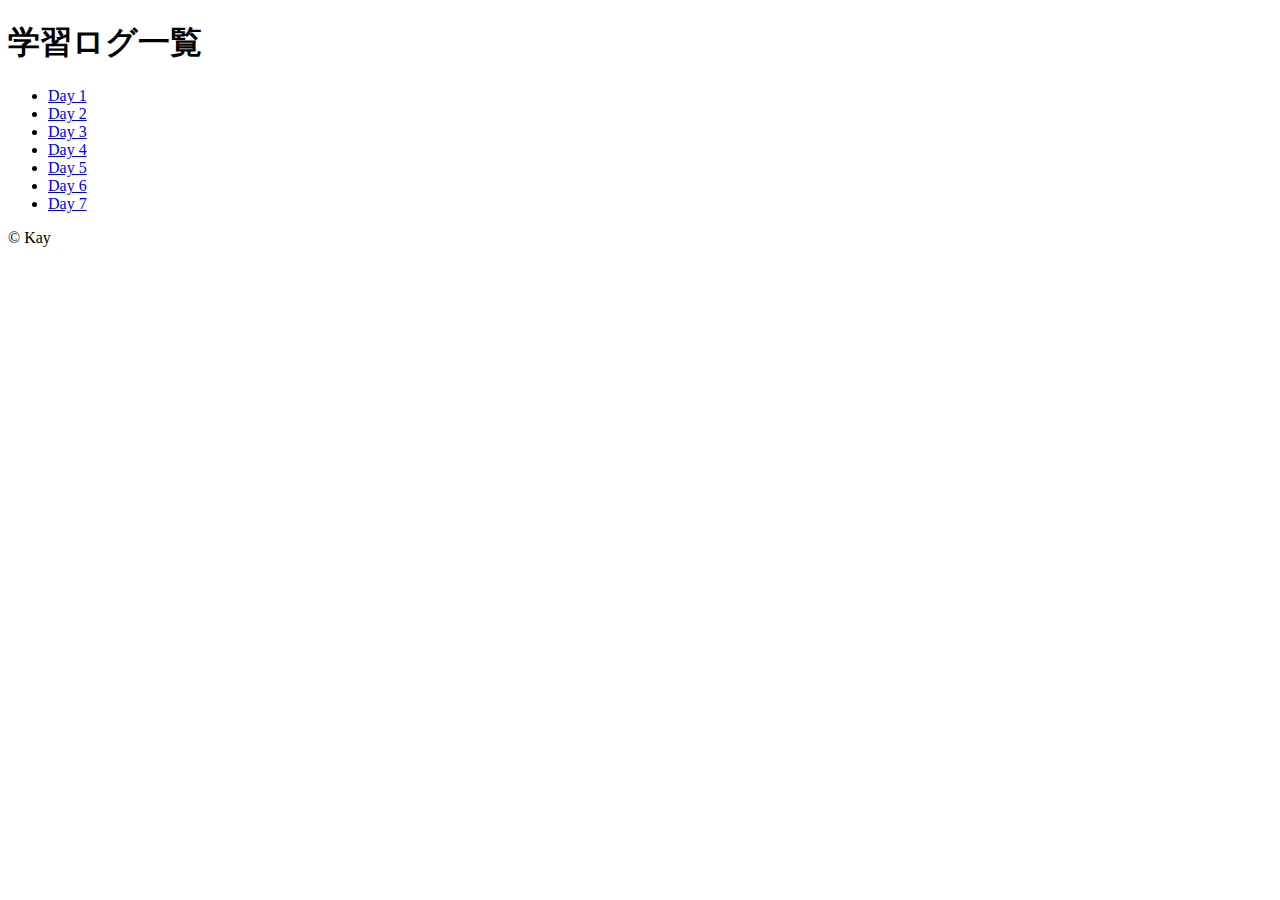
<file: index.html>
<!DOCTYPE html>
<html lang="ja">
<head>
  <meta charset="UTF-8">
  <title>学習ログ一覧</title>
</head>
<body>
  <header>
    <h1>学習ログ一覧</h1>
  </header>

  <main>
    <ul>
      <li><a href="Day1.html">Day 1</a></li>
      <li><a href="Day2.html">Day 2</a></li>
      <li><a href="Day3.html">Day 3</a></li>
      <li><a href="Day4.html">Day 4</a></li>
      <li><a href="Day5.html">Day 5</a></li>
      <li><a href="Day6.html">Day 6</a></li>
      <li><a href="Day7.html">Day 7</a></li>
      
      <!-- 以降はDay4, Day5を追加していく -->
    </ul>
  </main>

  <footer>
    <p>&copy; Kay</p>
  </footer>
</body>
</html>
</file>
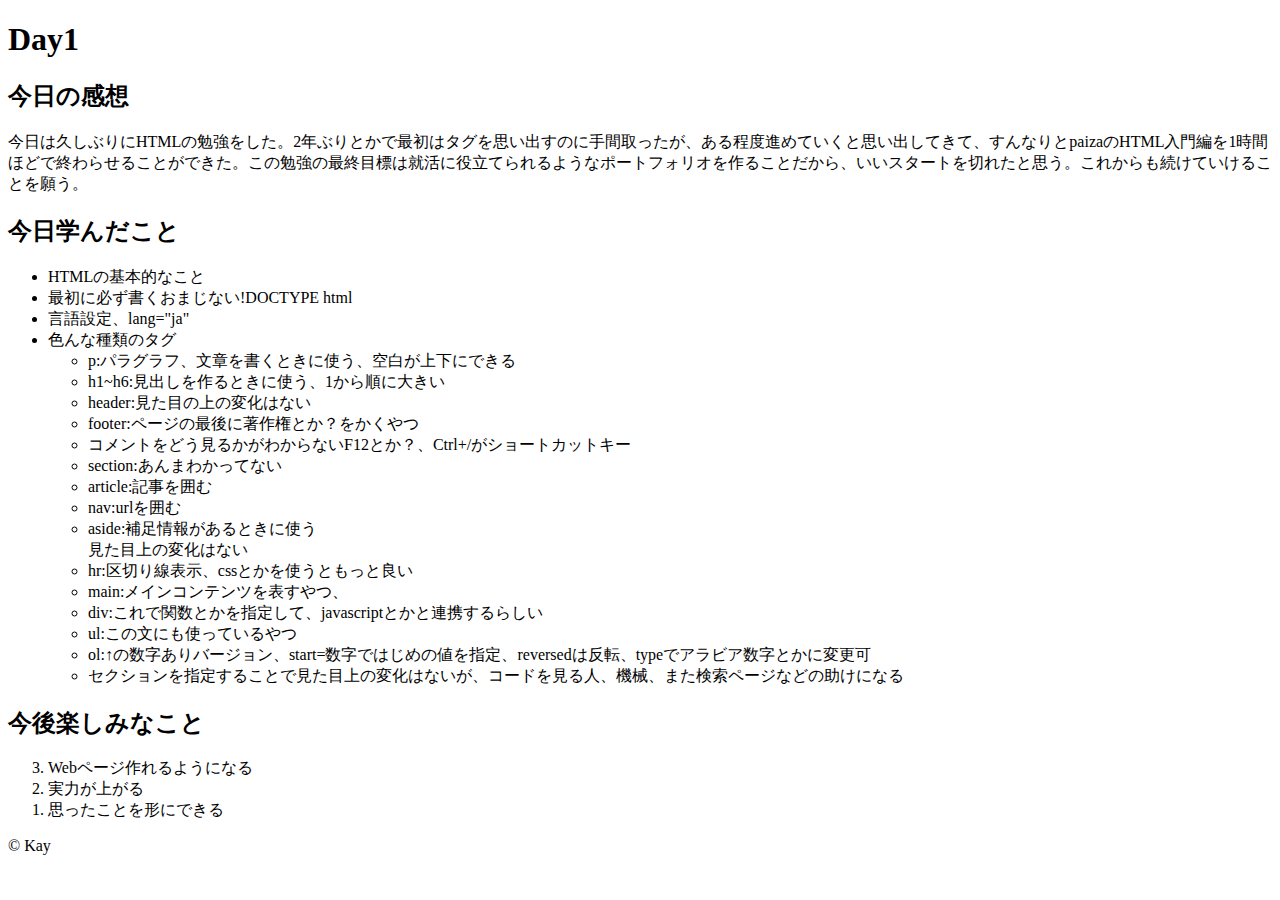
<file: Day1.html>
<!DOCTYPE html>
<html lang="ja">
<head>
    <meta charset="UTF-8">
    <title>Day1</title>
</head>
<body>
    <header>
        <h1>Day1</h1>
    </header>
        <h2>
            今日の感想
        </h2>
        <p>
            今日は久しぶりにHTMLの勉強をした。2年ぶりとかで最初はタグを思い出すのに手間取ったが、ある程度進めていくと思い出してきて、すんなりとpaizaのHTML入門編を1時間ほどで終わらせることができた。この勉強の最終目標は就活に役立てられるようなポートフォリオを作ることだから、いいスタートを切れたと思う。これからも続けていけることを願う。
        </p>
        <h2>
            今日学んだこと
        </h2>
            <ul>
                <li>HTMLの基本的なこと</li>
                <li>最初に必ず書くおまじない!DOCTYPE html</li>
                <li>言語設定、lang="ja"</li>
                <li>色んな種類のタグ
                    <ul>
                        <li>p:パラグラフ、文章を書くときに使う、空白が上下にできる</li>
                        <li>h1~h6:見出しを作るときに使う、1から順に大きい</li>
                        <li>header:見た目の上の変化はない</li>
                        <li>footer:ページの最後に著作権とか？をかくやつ</li>
                        <li><!-- コメントにするやつ --> コメントをどう見るかがわからないF12とか？、Ctrl+/がショートカットキー</li>
                        <li>section:あんまわかってない</li>
                        <!-- ChatGPTによるとページの中の「トピックごとのまとまり」。見出しと一緒に使うと効果的。 -->
                        <li>article:記事を囲む</li>
                        <li>nav:urlを囲む</li>
                        <li>aside:補足情報があるときに使う</li><aside>見た目上の変化はない</aside>
                        <li>hr:区切り線表示、cssとかを使うともっと良い</li>
                        <li>main:メインコンテンツを表すやつ、</li>
                        <li>div:これで関数とかを指定して、javascriptとかと連携するらしい</li>
                        <!-- ChatGPTによると汎用コンテナ。スタイルやJavaScriptで使うために配置する。関数ではない。 -->
                        <li>ul:この文にも使っているやつ</li>
                        <li>ol:↑の数字ありバージョン、start=数字ではじめの値を指定、reversedは反転、typeでアラビア数字とかに変更可</li>
                        <li>セクションを指定することで見た目上の変化はないが、コードを見る人、機械、また検索ページなどの助けになる</li>
                    </ul>
                </li>
            </ul>
        <h2>今後楽しみなこと</h2>
        <ol start="3" reversed>
            <li>Webページ作れるようになる</li>
            <li>実力が上がる</li>
            <li>思ったことを形にできる</li>
        </ol>
    <footer>&copy; Kay</footer>

<!-- ChatGPTによる評価 → 2. aside の位置

今は <li> の途中に <aside> を入れてしまってるけど、リストの中に aside は不自然。

別枠で書く方が自然。

例：

<aside>
  <p>見た目上の変化はないが、補足的な情報として役立つ。</p>
</aside> -->
</body>
</html>
</file>
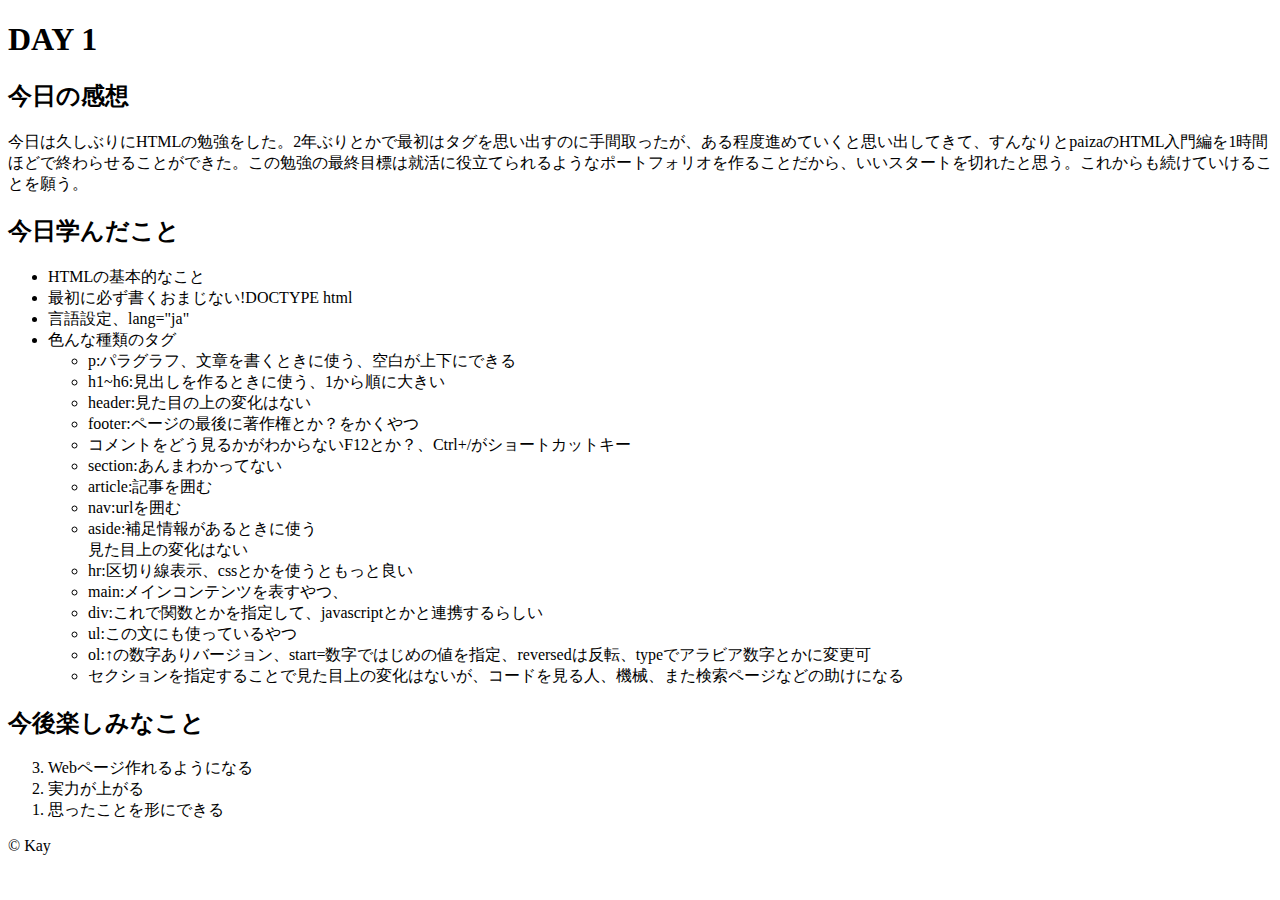
<file: day1.html>
<!DOCTYPE html>
<html lang="ja">
<head>
    <meta charset="UTF-8">
    <title>Day 1</title>
</head>
<body>
    <header>
        <h1>DAY 1</h1>
    </header>
        <h2>
            今日の感想
        </h2>
        <p>
            今日は久しぶりにHTMLの勉強をした。2年ぶりとかで最初はタグを思い出すのに手間取ったが、ある程度進めていくと思い出してきて、すんなりとpaizaのHTML入門編を1時間ほどで終わらせることができた。この勉強の最終目標は就活に役立てられるようなポートフォリオを作ることだから、いいスタートを切れたと思う。これからも続けていけることを願う。
        </p>
        <h2>
            今日学んだこと
        </h2>
            <ul>
                <li>HTMLの基本的なこと</li>
                <li>最初に必ず書くおまじない!DOCTYPE html</li>
                <li>言語設定、lang="ja"</li>
                <li>色んな種類のタグ
                    <ul>
                        <li>p:パラグラフ、文章を書くときに使う、空白が上下にできる</li>
                        <li>h1~h6:見出しを作るときに使う、1から順に大きい</li>
                        <li>header:見た目の上の変化はない</li>
                        <li>footer:ページの最後に著作権とか？をかくやつ</li>
                        <li><!-- コメントにするやつ --> コメントをどう見るかがわからないF12とか？、Ctrl+/がショートカットキー</li>
                        <li>section:あんまわかってない</li>
                        <!-- ChatGPTによるとページの中の「トピックごとのまとまり」。見出しと一緒に使うと効果的。 -->
                        <li>article:記事を囲む</li>
                        <li>nav:urlを囲む</li>
                        <li>aside:補足情報があるときに使う</li><aside>見た目上の変化はない</aside>
                        <li>hr:区切り線表示、cssとかを使うともっと良い</li>
                        <li>main:メインコンテンツを表すやつ、</li>
                        <li>div:これで関数とかを指定して、javascriptとかと連携するらしい</li>
                        <!-- ChatGPTによると汎用コンテナ。スタイルやJavaScriptで使うために配置する。関数ではない。 -->
                        <li>ul:この文にも使っているやつ</li>
                        <li>ol:↑の数字ありバージョン、start=数字ではじめの値を指定、reversedは反転、typeでアラビア数字とかに変更可</li>
                        <li>セクションを指定することで見た目上の変化はないが、コードを見る人、機械、また検索ページなどの助けになる</li>
                    </ul>
                </li>
            </ul>
        <h2>今後楽しみなこと</h2>
        <ol start="3" reversed>
            <li>Webページ作れるようになる</li>
            <li>実力が上がる</li>
            <li>思ったことを形にできる</li>
        </ol>
    <footer>&copy; Kay</footer>

<!-- ChatGPTによる評価 → 2. aside の位置

今は <li> の途中に <aside> を入れてしまってるけど、リストの中に aside は不自然。

別枠で書く方が自然。

例：

<aside>
  <p>見た目上の変化はないが、補足的な情報として役立つ。</p>
</aside> -->
</body>
</html>
</file>
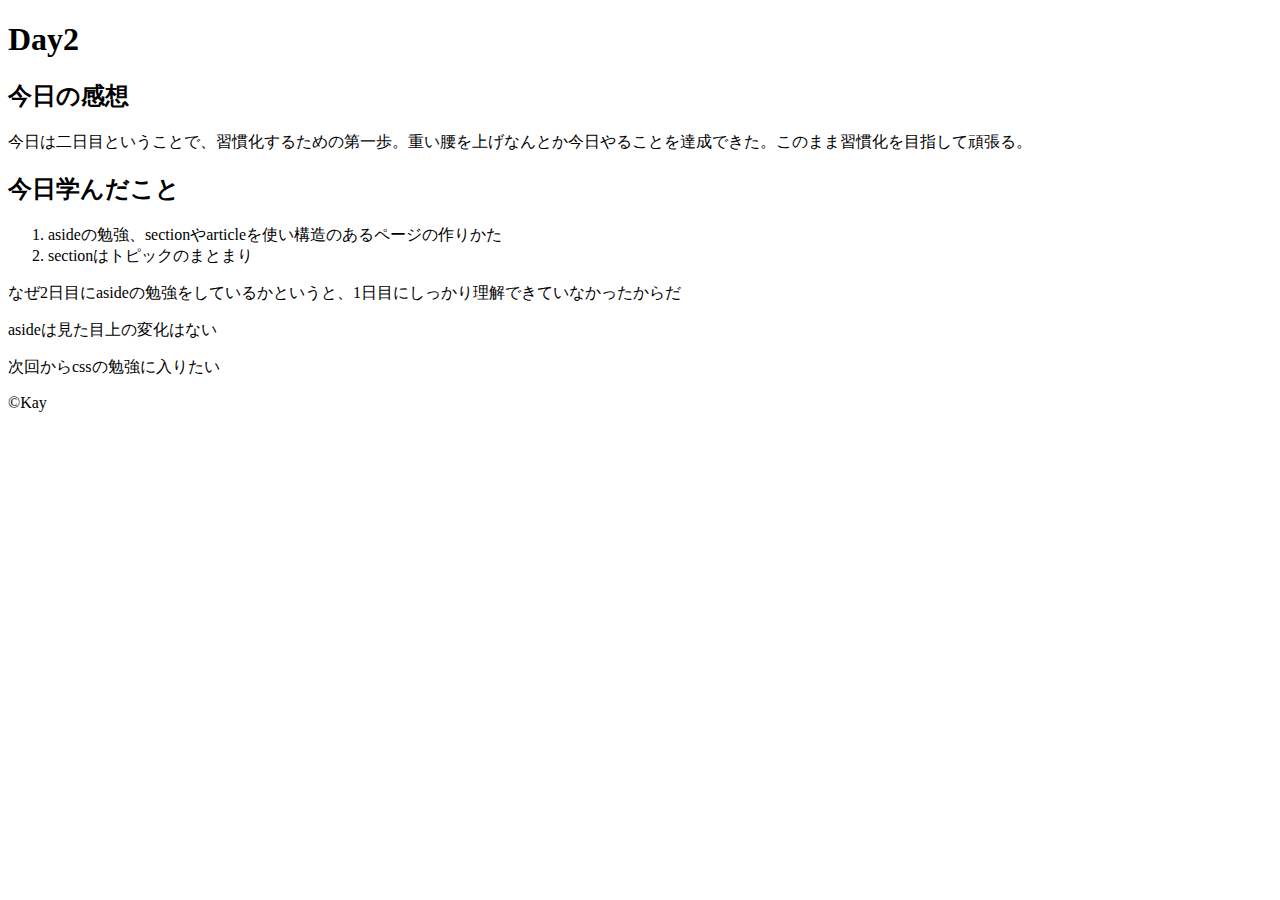
<file: Day2.html>
<!DOCTYPE html>
<html lang="ja">
    <head>
        <meta charset="UTF-8">
        <title>Day2</title>
    </head>
    <body>
        <header>
            <h1>Day2</h1>
        </header>
        <main>
            <article>
                <h2>今日の感想</h2>
                <p>今日は二日目ということで、習慣化するための第一歩。重い腰を上げなんとか今日やることを達成できた。このまま習慣化を目指して頑張る。</p>
            </article>
            <section>
                <h2>今日学んだこと</h2>
                <ol>
                    <li>asideの勉強、sectionやarticleを使い構造のあるページの作りかた</li>
                    <li>sectionはトピックのまとまり</li>
                </ol>
            </section>
            <aside>
                <p>なぜ2日目にasideの勉強をしているかというと、1日目にしっかり理解できていなかったからだ</p>
                <p>asideは見た目上の変化はない</p>
                <p>次回からcssの勉強に入りたい</p>
            </aside>

        </main>
    <footer>
        <p>&copy;Kay</p>
    </footer>
    </body>
</html>
</file>
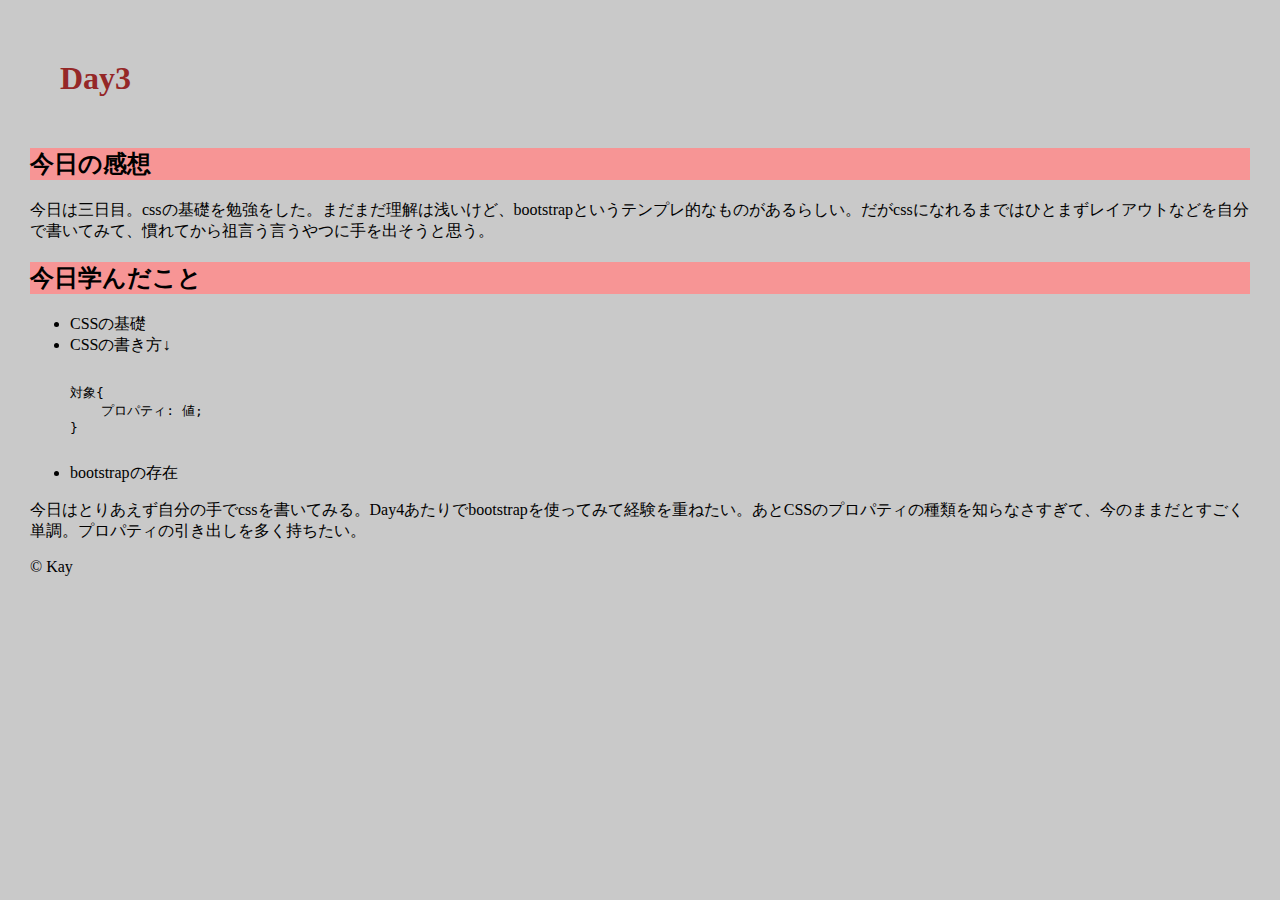
<file: Day3.html>
<!DOCTYPE html>
<html lang="ja">
    <head>
        <meta charset="UTF-8">
        <title>Day3</title>
        <style>
            body {
            margin:30px;
            background-color: rgb(201, 201, 201);
        }
        h1{
            padding: 30px;
            color: rgb(149, 39, 39);
        }
        
        h2 {
            background-color: rgb(247, 149, 149);
        }
        </style>
        
    </head>
    <body>
        <header>
            <h1>Day3</h1>
        </header>
        <main>
            <article>
                <h2>今日の感想</h2>
                <p>今日は三日目。cssの基礎を勉強をした。まだまだ理解は浅いけど、bootstrapというテンプレ的なものがあるらしい。だがcssになれるまではひとまずレイアウトなどを自分で書いてみて、慣れてから祖言う言うやつに手を出そうと思う。</p>
            </article>
            <section>
                <h2>今日学んだこと</h2>
                <ul>
                    <li>CSSの基礎</li>
                    <li>CSSの書き方↓
                        <pre><code>
対象{
    プロパティ: 値;
}
                    </code></pre></li>
                    <li>bootstrapの存在</li>
                </ul>
                <aside>
                    <p>今日はとりあえず自分の手でcssを書いてみる。Day4あたりでbootstrapを使ってみて経験を重ねたい。あとCSSのプロパティの種類を知らなさすぎて、今のままだとすごく単調。プロパティの引き出しを多く持ちたい。</p>
                </aside>
            </section>
        </main>
    <footer>
        <p>&copy; Kay</p>
    </footer>

    </body>
<!-- <style> のインデントとスコープを整理しよう

いまの書き方でも動くけど、CSSブロックの {} が少しズレてるように見える。
読みやすさのためにインデントを整えると◎ -->

<!-- <li> の中でコード例を書くときは <code> タグを使うと見やすい
「形を維持したまま（改行・インデント込み）表示したい」 なら、
<pre> タグと <code> タグを組み合わせて使う -->

<!-- <aside> はセクションの外に置く方が自然 -->
</html>
</file>
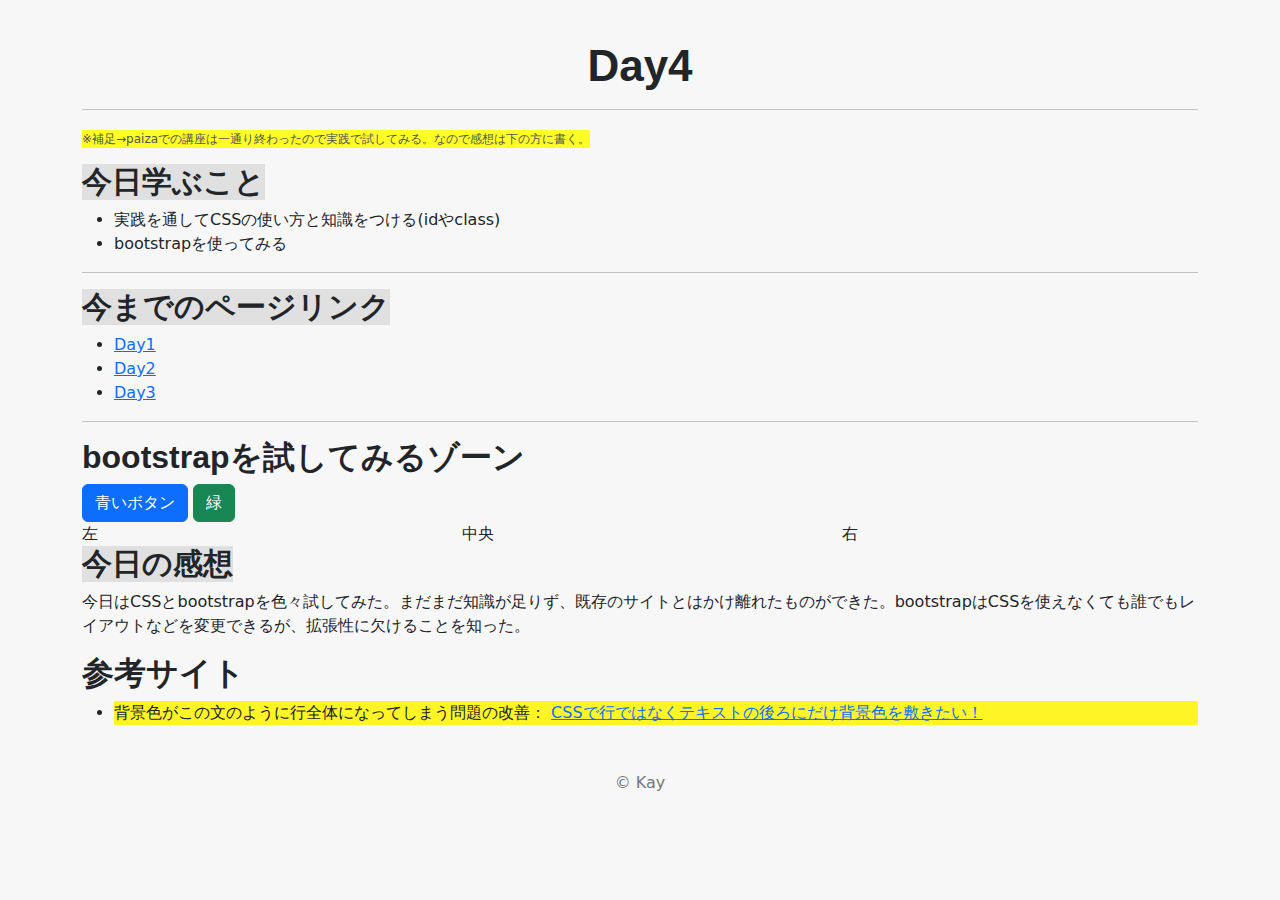
<file: Day4.html>
<!DOCTYPE html>
<html lang="ja">
    <head>
        <meta charset="UTF-8">
        <title>Day4</title>
        <link href="https://cdn.jsdelivr.net/npm/bootstrap@5.3.3/dist/css/bootstrap.min.css" rel="stylesheet">
        <link href="style.css" rel="stylesheet">
        <style>
            body{
                margin: 40px;
            }
            #supplement{
                display: inline-block;
                font-size: 12px;
                color: rgb(82, 82, 82);
                background-color: rgb(255, 255, 38);
            }
            #title{
                font-size: 44px;
                text-align: center;
            }
            .subtitle{
                font-size: 30px;
                background-color: #e0e0e0;
                display: inline-block;
            }
            #issue{
                background-color:rgb(255, 244, 37);
            }
            #links{
                font-size: 20px;
            }
        </style>
    </head>
    <body>
        <div class="container">
        <header>
            <h1 id="title">Day4</h1>
        </header>
        <main>
            <hr>
            <aside>
                <p id="supplement">※補足→paizaでの講座は一通り終わったので実践で試してみる。なので感想は下の方に書く。</p>
            </aside>
            <section>
                <h2 class="subtitle">今日学ぶこと</h2>
                <ul>
                    <li>実践を通してCSSの使い方と知識をつける(idやclass)</li>
                    <li>bootstrapを使ってみる</li>
                </ul>
            </section>
            <hr>
            <nav>
                <h2 class="subtitle">今までのページリンク</h2>
                <ul>
                    <li><a href="Day1.html">Day1</a></li>
                    <li><a href="Day2.html">Day2</a></li>
                    <li><a href="Day3.html">Day3</a></li>
                </ul>
            </nav>
            <hr>
            <section>
                <h2>bootstrapを試してみるゾーン</h2>
                <button class="btn btn-primary">青いボタン</button>
                <button class="btn btn-success">緑</button>
                <div class="row">
                    <div class="col-md-4">左</div>
                    <div class="col-md-4">中央</div>
                    <div class="col-md-4">右</div>
                </div>
            </section>
            <article>
                <h2 class="subtitle">今日の感想</h2>
                <p>今日はCSSとbootstrapを色々試してみた。まだまだ知識が足りず、既存のサイトとはかけ離れたものができた。bootstrapはCSSを使えなくても誰でもレイアウトなどを変更できるが、拡張性に欠けることを知った。</p>
            </article>
            <section>
                <h2>参考サイト</h2>
                <ul>
                    <li id="issue">
                    背景色がこの文のように行全体になってしまう問題の改善：
                        <a href="https://ponsyon.com/archives/4623" target="_blank">
                        CSSで行ではなくテキストの後ろにだけ背景色を敷きたい！
                        </a>
                    </li>
                </ul>
            </section>
        </main>
        <footer>
            &copy; Kay
        </footer>
        </div>
<!-- Bootstrapのグリッドに少し余白をつける
🟢 text-center：中央寄せ
🟢 bg-light：背景を薄いグレーに
🟢 border：枠線
これだけでBootstrapっぽさが出る！

「参考サイト」にもBootstrapを少し使う
リスト部分をもう少し見やすくするために、Bootstrapのlist-groupを使ってみるのもおすすめ -->
    </body>
</html>
</file>
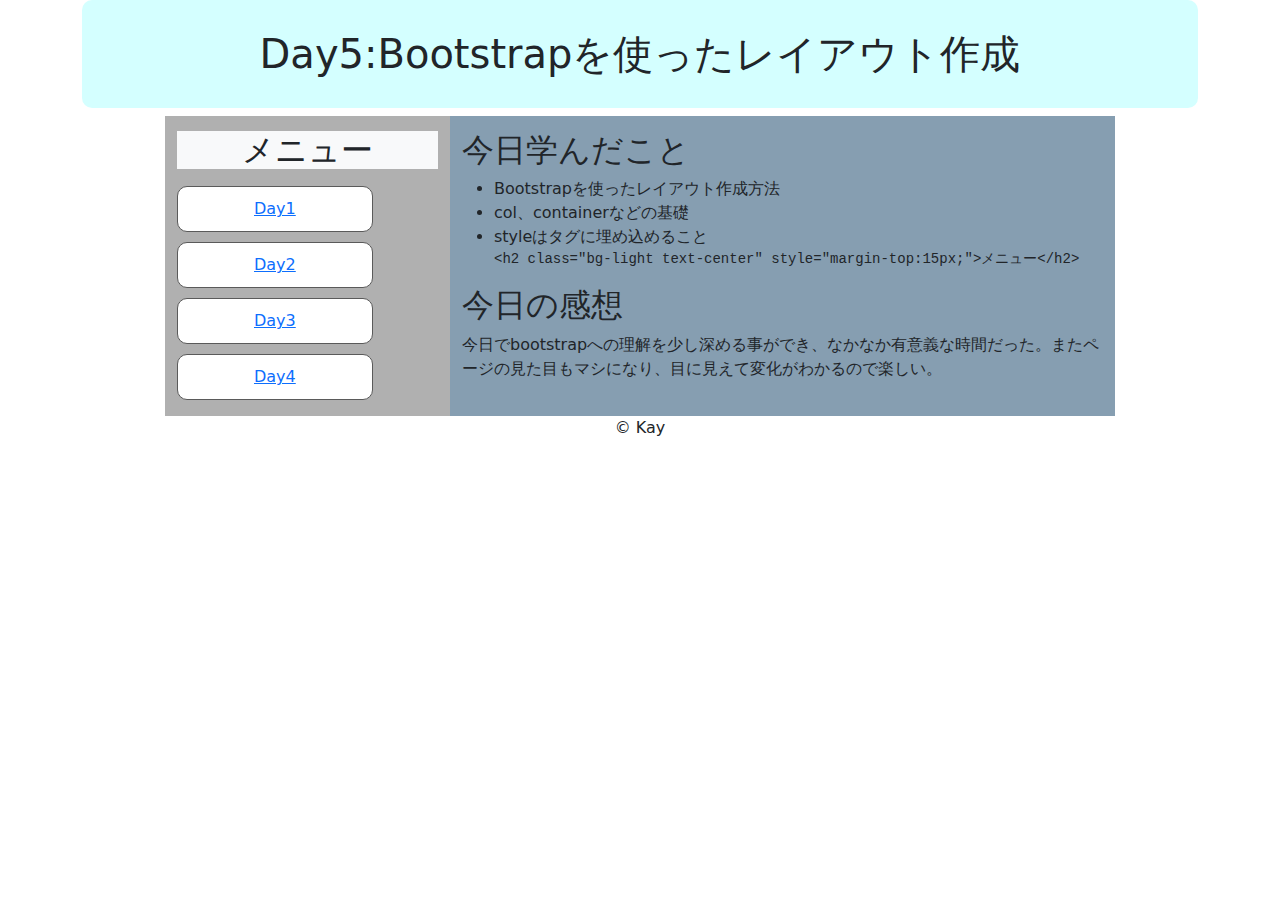
<file: Day5.html>
<!DOCTYPE html>
<html lang="ja">
    <head>
        <meta charset="UTF-8">
        <title>Day5</title>
        <link href="https://cdn.jsdelivr.net/npm/bootstrap@5.3.3/dist/css/bootstrap.min.css" rel="stylesheet">
        <style>
            .title{
                padding: 30px;
                text-size-adjust: 56px;
                text-align: center;
                background-color:rgb(212, 255, 255);
                border-radius: 10px;
            }
            .link{
                padding: 10px;
                margin-bottom: 10px;
                border: 1px solid #5a5a5a;
                border-radius: 10px;
                background-color: white;

                
            }
        </style>
    </head>
    <body>
        <main>
            <div class="container">
                <div class="row">
                    
                    <header>
                        <h1 class="title">Day5:Bootstrapを使ったレイアウト作成</h1>
                    </header>
                    <div class="offset-1 col-3" style="background-color:rgb(176, 176, 176); height: 300px">
                        <nav>
                            <h2 class="bg-light text-center"style="margin-top:15px;">メニュー</h2>
                            <p class="col-9 link text-center" style="margin-top:17px;"><a href="Day1.html">Day1</a></p>
                            <p class="col-9 link text-center" ><a href="Day2.html">Day2</a></p>
                            <p class="col-9 link text-center"><a href="Day3.html">Day3</a></p>
                            <p class="col-9 link text-center"><a href="Day4.html">Day4</a></p>
                        </nav>
                    </div>
                    <div class="col-7"style="background-color: rgb(134,158,177); height: 300px">
                        <section>
                            <h2 style="margin-top: 15px; display: inline-block;">今日学んだこと</h2>
                            <ul>
                                <li>Bootstrapを使ったレイアウト作成方法</li>
                                <li>col、containerなどの基礎</li>
                                <li>styleはタグに埋め込めること<pre><code>&lt;h2 class="bg-light text-center" style="margin-top:15px;"&gt;メニュー&lt;/h2&gt;</code></pre></li>
                            </ul>
                            
                        </section>
                        <article>
                            <h2>今日の感想</h2>
                            <p>今日でbootstrapへの理解を少し深める事ができ、なかなか有意義な時間だった。またページの見た目もマシになり、目に見えて変化がわかるので楽しい。</p>
                        </article>
                        
                    </div>
                </div>
                <footer style="text-align: center">
                    &copy; Kay
                </footer>
            </div>
            
        </main>
    </body>
</html>
</file>
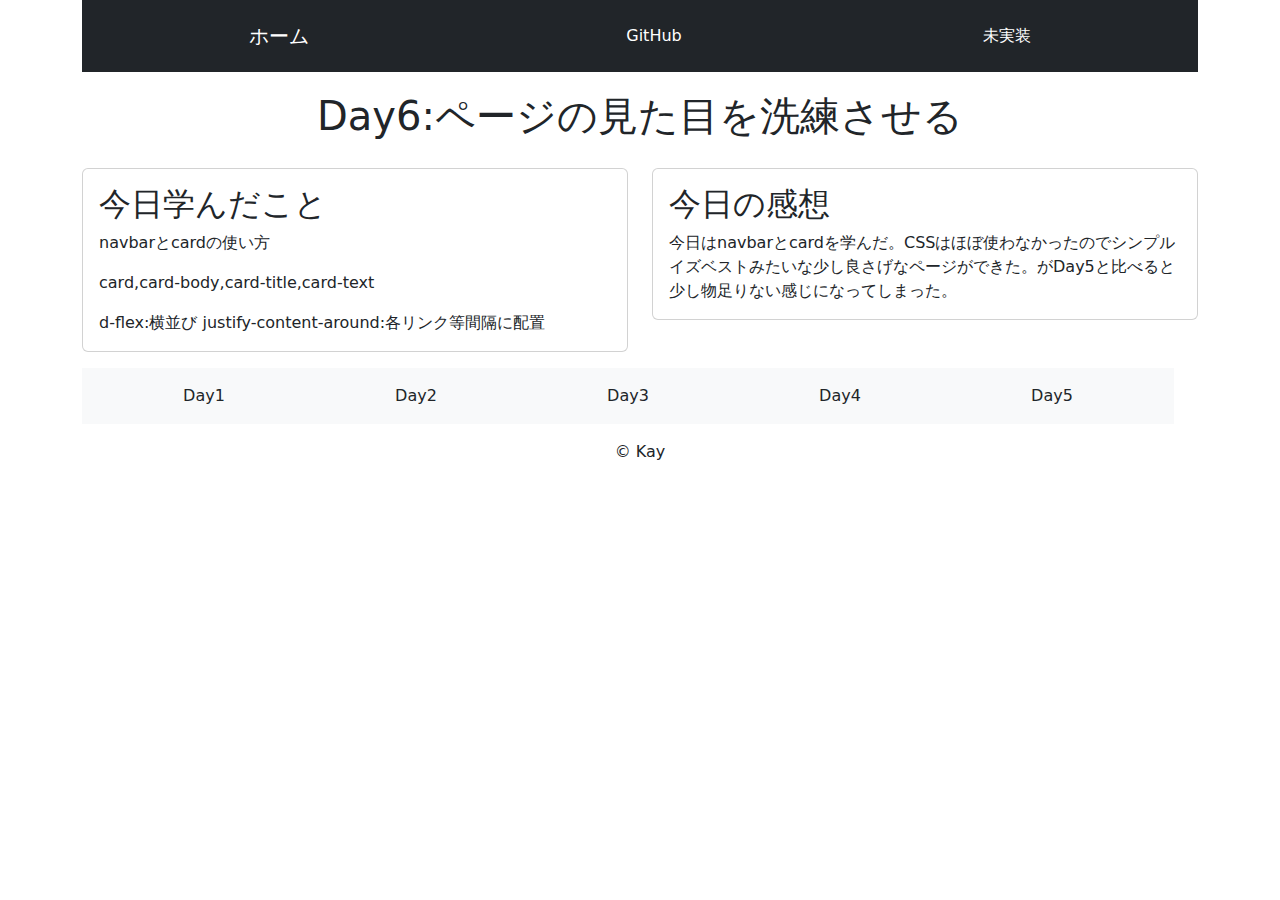
<file: Day6.html>
<!DOCTYPE html>
<html lang="ja">
    <head>
        <meta charset="UTF-8">
        <title>Day6</title>
        <link href="https://cdn.jsdelivr.net/npm/bootstrap@5.3.3/dist/css/bootstrap.min.css" rel="stylesheet">
        <style>

        </style>
    </head>
    <body>
        <main>
            <div class="container">
                <nav class="navbar bg-dark p-3 d-flex justify-content-around">
                    <a class="navbar-brand text-white" href="index.html" target="_blank">ホーム</a>
                    <a class="nav-link text-white" href="https://github.com/Mabuta2nd/Web-page-production-record" target="_blank">GitHub</a>
                    <a class="nav-link text-white" href="#" target="_blank">未実装</a>
                </nav>
                <header>
                    <h1 style="text-align:center; padding: 20px;">Day6:ページの見た目を洗練させる</h1>
                </header>
                <div class="row mt-6">
                    <div class="col-md-6">
                        <section>
                            <div class="card">
                                <div class="card-body">
                                    <h2 class="card-title">今日学んだこと</h2>
                                    <p class="card-text">navbarとcardの使い方</p>
                                    <p class="card-text">card,card-body,card-title,card-text</p>
                                    <p class="card-text">d-flex:横並び justify-content-around:各リンク等間隔に配置</p>
                                </div>
                            </div>
                        </section>
                    </div>
                    <div class="col-md-6">
                        <article>
                            <div class="card" >
                                <div class="card-body">
                                    <h2 class="card-title">今日の感想</h2>
                                    <p class="card-text">今日はnavbarとcardを学んだ。CSSはほぼ使わなかったのでシンプルイズベストみたいな少し良さげなページができた。がDay5と比べると少し物足りない感じになってしまった。</p>
                                </div>
                            </div>
                        </article>
                    </div>
                    <div class="row">
                        <nav>
                            <div class="navbar bg-light p-3 d-flex justify-content-around mt-3 mb-3">
                                <a class="nav-link" href="Day1.html">Day1</a>
                                <a class="nav-link" href="Day2.html">Day2</a>
                                <a class="nav-link" href="Day3.html">Day3</a>
                                <a class="nav-link" href="Day4.html">Day4</a>
                                <a class="nav-link" href="Day5.html">Day5</a>
                            </div>
                        </nav>
                        
                    </div>
                </div>
                <footer style="text-align:center">
                    &copy; Kay
                </footer>
            </div>
        </main>
    </body>
</html>
</file>
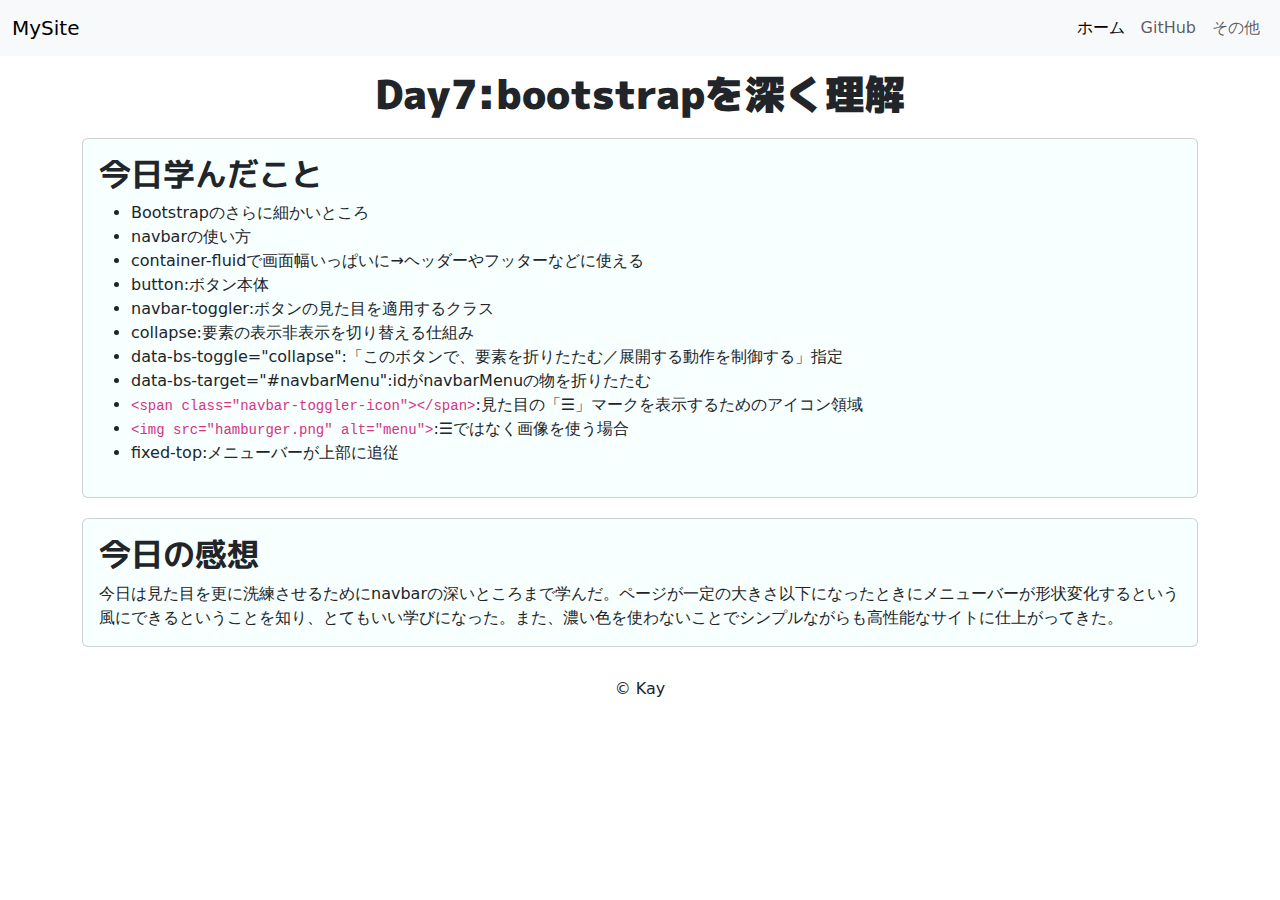
<file: Day7.html>
<!DOCTYPE html>
<html lang="ja">
    <head>
        <meta charset="UTF-8">
        <title>Day7</title>
        <link href="https://cdn.jsdelivr.net/npm/bootstrap@5.3.3/dist/css/bootstrap.min.css" rel="stylesheet">
        <script src="https://cdn.jsdelivr.net/npm/bootstrap@5.3.3/dist/js/bootstrap.bundle.min.js"></script>
        <link href="https://fonts.googleapis.com/css2?family=M+PLUS+1p:wght@900&display=swap" rel="stylesheet">
        <link href="https://fonts.googleapis.com/css2?family=M+PLUS+1p:wght@700&display=swap" rel="stylesheet">
        <style>
            h1{
                font-family: 'M PLUS 1p',Arial,sans-serif;
                text-align:center;
                font-weight: 900;
                margin: 20px;
                margin-top:70px;
            }
            .card{
                background-color:rgb(247, 255, 255);
            }
            .card-title{
                font-family:'M PLUS 1p',Arial,sans-serif;
                font-weight: 700;
            }
            footer{
                text-align:center;
                margin:30px;
            }
        </style>
    </head>
    <body>
        <main>
            <nav class="navbar navbar-expand-md navbar-light bg-light fixed-top">
                <div class="container-fluid">
                    <a class="navbar-brand" href="#">MySite</a>
                    <button class="navbar-toggler" type="button" data-bs-toggle="collapse" data-bs-target="#navbarmenu">
                        <span class="navbar-toggler-icon"></span>
                    </button>
                    <div class="collapse navbar-collapse" id="navbarmenu">
                        <ul class="navbar-nav ms-auto">
                            <li class="nav-item"><a class="nav-link active" href="index.html">ホーム</a></li>
                            <li class="nav-item"><a class="nav-link " href="https://github.com/Mabuta2nd/Web-page-production-record" target="_blank">GitHub</a></li>
                            <li class="nav-item"><a class="nav-link" href="#">その他</a></li>
                        </ul>
                    </div>
                </div>
            </nav>
            <header>
                <h1>Day7:bootstrapを深く理解</h1>
            </header>
            <div class="container">
                <div class="card">
                    <div class="card-body">
                        <section>
                            <h2 class="card-title">今日学んだこと</h2>
                            <ul>
                                <li class="card-text">Bootstrapのさらに細かいところ</li>
                                <li class="card-text">navbarの使い方</li>
                                <li class="card-text">container-fluidで画面幅いっぱいに→ヘッダーやフッターなどに使える</li>
                                <li class="card-text">button:ボタン本体</li>
                                <li class="card-text">navbar-toggler:ボタンの見た目を適用するクラス</li>
                                <li class="card-text">collapse:要素の表示非表示を切り替える仕組み</li>
                                <li class="card-text">data-bs-toggle="collapse":「このボタンで、要素を折りたたむ／展開する動作を制御する」指定</li>
                                <li class="card-text">data-bs-target="#navbarMenu":idがnavbarMenuの物を折りたたむ</li>
                                <li class="card-text"><code>&lt;span class="navbar-toggler-icon"&gt;&lt;/span&gt;</code>:見た目の「☰」マークを表示するためのアイコン領域</li>
                                <li class="card-text"><code>&lt;img src="hamburger.png" alt="menu"&gt;</code>:☰ではなく画像を使う場合</li>
                                <li class="card-text">fixed-top:メニューバーが上部に追従</li>
                            </ul>
                        </section>
                    </div>
                </div>
                <div class="card" style="margin-top:20px;">
                    <div class="card-body">
                        <article>
                            <h2 class="card-title">今日の感想</h2>
                            <p class="card-text">今日は見た目を更に洗練させるためにnavbarの深いところまで学んだ。ページが一定の大きさ以下になったときにメニューバーが形状変化するという風にできるということを知り、とてもいい学びになった。また、濃い色を使わないことでシンプルながらも高性能なサイトに仕上がってきた。</p>
                        </article>
                    </div>
                </div>
                <footer>
                    &copy; Kay
                </footer>
            </div>
        </main>
    </body>
<!-- Google Fontsのリンクを統合

今、2つの <link> に分かれてるけど、まとめられる👇
<link href="https://fonts.googleapis.com/css2?family=M+PLUS+1p:wght@700;900&display=swap" rel="stylesheet"> -->

</html>
</file>
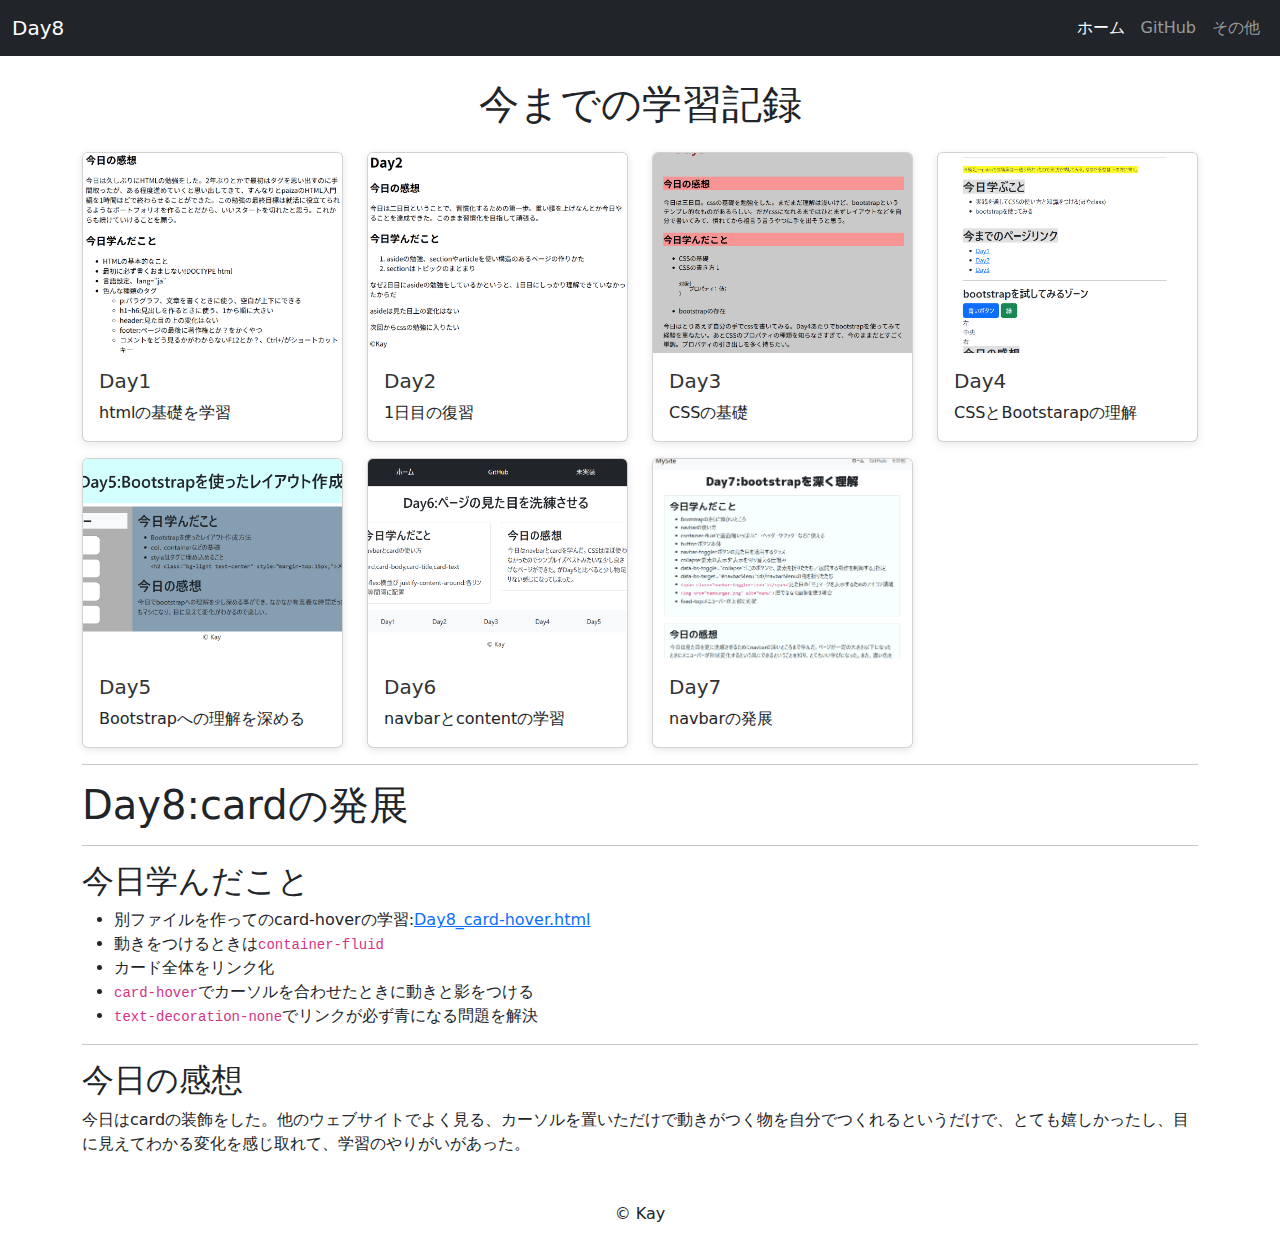
<file: Day8.html>
<!DOCTYPE html>
<html lang="ja">
    <head>
        <meta charset="UTF-8">
        <title>Day8</title>
        <link href="https://cdn.jsdelivr.net/npm/bootstrap@5.3.3/dist/css/bootstrap.min.css" rel="stylesheet">
        <script src="https://cdn.jsdelivr.net/npm/bootstrap@5.3.3/dist/js/bootstrap.bundle.min.js"></script>
        <style>
            .card{
                transition: all 0.3s ease;
                box-shadow: 0 2px 8px rgba(0,0,0,0.1);
                background-color: white;
            }
            .card:hover{
                transform: translateY(-10px);
                box-shadow: 0 6px 16px rgba(0,0,0,0.2);
                background-color: #e3e3e3;
            }
            .card-title{
                color: #333;
            }
            .card:hover .card-title{
                color: #007bff;
            }
            .card-img-top{
                height: 200px;
                object-fit: cover;
            }
            #card1{
                margin-top: 80px;
                text-align: center;
            }
            h1{
                margin-top:10px;
            }
            footer{
                text-align:center;
                padding:30px;
            }

        </style>
    </head>
    <body>
        <main>
            <nav class="navbar navbar-expand-md navbar-dark bg-dark fixed-top">
                <div class="container-fluid">
                    <a class="navbar-brand" href="#">Day8</a>
                    <button class="navbar-toggler bg-white" type="button" data-bs-toggle="collapse" data-bs-target="#menu">
                        <img src="img/あ.png" alt="menu" width="30" height="30">
                    </button>
                    <div class="collapse navbar-collapse" id="menu">
                        <ul class="navbar-nav ms-auto">
                            <li class="nav-item"><a class="nav-link active" href="index.html">ホーム</a></li>
                            <li class="nav-item"><a class="nav-link " href="https://github.com/Mabuta2nd/Web-page-production-record" target="_blank">GitHub</a></li>
                            <li class="nav-item"><a class="nav-link" href="#">その他</a></li>
                        </ul>
                    </div>
                </div>
            </nav>

            <section>
                <h1 id="card1">今までの学習記録</h1>
                <div class="container">
                    <div class="row">
                        <div class="col-md-3 mt-3">
                            <a href="Day1.html" class="card-link text-decoration-none text-reset" target="_blank">
                                <div class="card">
                                    <img src="img/Day1.png" class="card-img-top" alt="1日目">
                                    <div class="card-body">
                                        <h5 class="card-title">Day1</h5>
                                        <p class="card-text">htmlの基礎を学習</p>
                                    </div>
                                </div>
                            </a>
                        </div>

                        <div class="col-md-3 mt-3">
                            <a href="Day2.html" class="card-link text-decoration-none text-reset" target="_blank">
                                <div class="card">
                                    <img src="img/Day2.png" class="card-img-top" alt="2日目">
                                    <div class="card-body">
                                        <h5 class="card-title">Day2</h5>
                                        <p class="card-text">1日目の復習</p>
                                    </div>
                                </div>
                            </a>
                        </div>

                        <div class="col-md-3 mt-3">
                            <a href="Day3.html" class="card-link text-decoration-none text-reset" target="_blank">
                                <div class="card">
                                    <img src="img/Day3.png" class="card-img-top" alt="3日目">
                                    <div class="card-body">
                                        <h5 class="card-title">Day3</h5>
                                        <p class="card-text">CSSの基礎</p>
                                    </div>
                                </div>
                            </a>
                        </div>

                        <div class="col-md-3 mt-3">
                            <a href="Day4.html" class="card-link text-decoration-none text-reset" target="_blank">
                                <div class="card">
                                    <img src="img/Day4.png" class="card-img-top" alt="4日目">
                                    <div class="card-body">
                                        <h5 class="card-title">Day4</h5>
                                        <p class="card-text">CSSとBootstarapの理解</p>
                                    </div>
                                </div>
                            </a>
                        </div>

                        <div class="col-md-3 mt-3">
                            <a href="Day5.html" class="card-link text-decoration-none text-reset" target="_blank">
                                <div class="card">
                                    <img src="img/Day5.png" class="card-img-top" alt="5日目">
                                    <div class="card-body">
                                        <h5 class="card-title">Day5</h5>
                                        <p class="card-text">Bootstrapへの理解を深める</p>
                                    </div>
                                </div>
                            </a>
                        </div>

                        <div class="col-md-3 mt-3">
                            <a href="Day6.html" class="card-link text-decoration-none text-reset" target="_blank">
                                <div class="card">
                                    <img src="img/Day6.png" class="card-img-top" alt="6日目">
                                    <div class="card-body">
                                        <h5 class="card-title">Day6</h5>
                                        <p class="card-text">navbarとcontentの学習</p>
                                    </div>
                                </div>
                            </a>
                        </div>

                        <div class="col-md-3 mt-3">
                            <a href="Day7.html" class="card-link text-decoration-none text-reset" target="_blank">
                                <div class="card">
                                    <img src="img/Day7.png" class="card-img-top" alt="7日目">
                                    <div class="card-body">
                                        <h5 class="card-title">Day7</h5>
                                        <p class="card-text">navbarの発展</p>
                                    </div>
                                </div>
                            </a>
                        </div>
                    </div>
                </div>
            </section>

            <div class="container">
                <!-- この辺から力尽きたので適当 -->
                 <hr>
                <header>
                    <h1>Day8:cardの発展</h1>
                </header>

                <hr>
                <section>
                    <h2>今日学んだこと</h2>
                    <ul>
                        <li>別ファイルを作ってのcard-hoverの学習:<a href="Day8_card-hover.html" target="_blank">Day8_card-hover.html</a></li>
                        <li>動きをつけるときは<code>container-fluid</code></li>
                        <li>カード全体をリンク化</li>
                        <li><code>card-hover</code>でカーソルを合わせたときに動きと影をつける</li>
                        <li><code>text-decoration-none</code>でリンクが必ず青になる問題を解決</li>
                    </ul>
                </section>

                <hr>
                <article>
                    <h2>今日の感想</h2>
                    <p>今日はcardの装飾をした。他のウェブサイトでよく見る、カーソルを置いただけで動きがつく物を自分でつくれるというだけで、とても嬉しかったし、目に見えてわかる変化を感じ取れて、学習のやりがいがあった。</p>
                </article>

                <footer>
                    &copy; Kay
                </footer>
            </div>
        </main>
    </body>
</html>
</file>
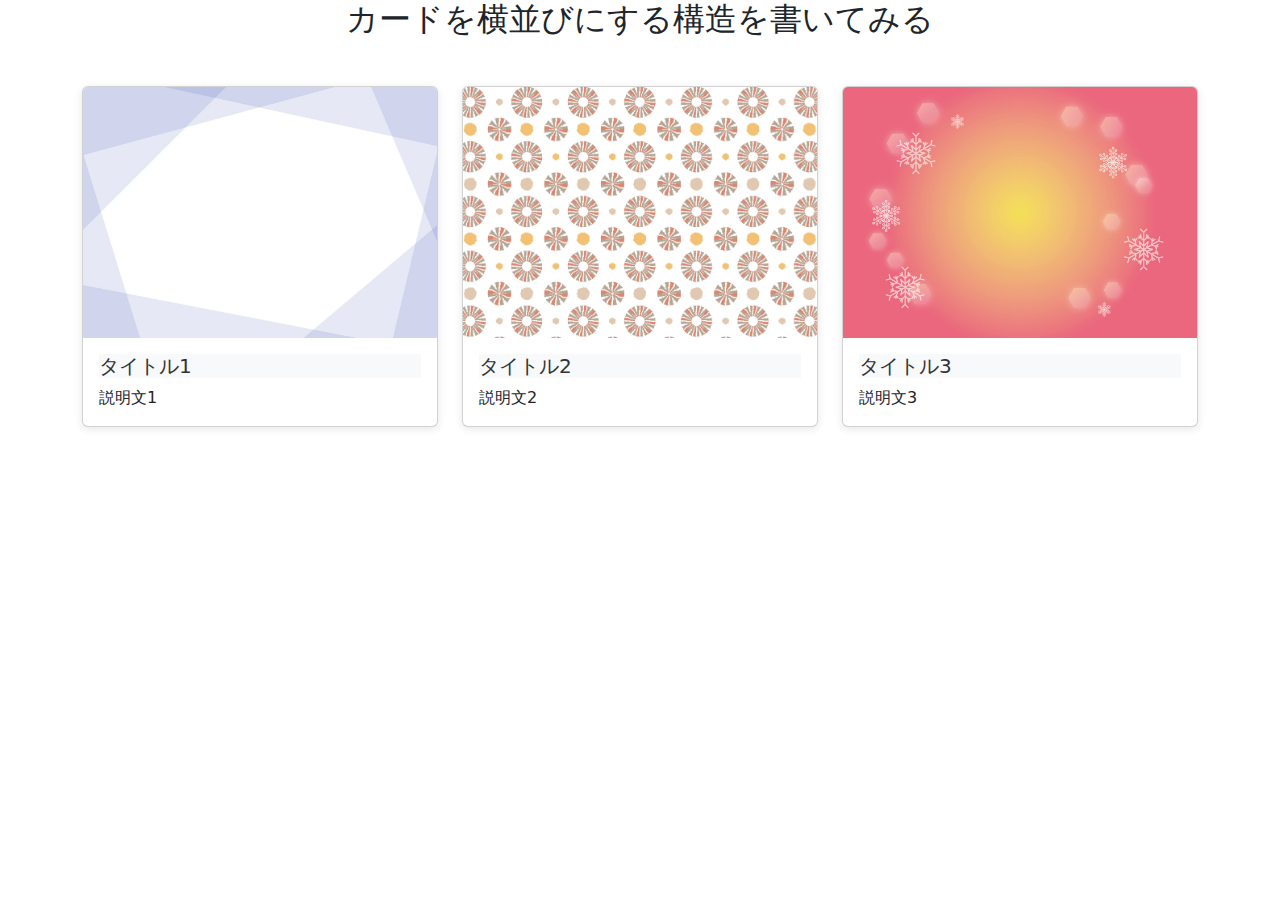
<file: Day8_card-hover.html>
<!DOCTYPE html>
<html lang="ja">
    <head>
        <meta charset="UTF-8">
        <title>Day8_card-hover</title>
        <link href="https://cdn.jsdelivr.net/npm/bootstrap@5.3.3/dist/css/bootstrap.min.css" rel="stylesheet">
        <style>
            h2{
                text-align:center;
            }
            .card {
                transition: all 0.3s ease; /* アニメーションの滑らかさ */
                box-shadow: 0 2px 8px rgba(0,0,0,0.1);
                background-color:white;
            }
            .card:hover {
                transform: translateY(-10px); /* 少し上に浮く */
                box-shadow: 0 6px 16px rgba(0,0,0,0.2); /* 影を濃くする */
                background-color: #f7f9fa;
            }
            .card-title{
                color: #333;
                background-color: #f7f9fa;
            }
            .card:hover .card-title{
                color: #007bff;
            }
        </style>
    </head>
    <body>
        <main>
            <section>
                <h2>カードを横並びにする構造を書いてみる</h2>
                <div class="container mt-5">
                    <div class="row">
                        <div class="col-md-4">
                            <a href="Day7.html" class="card-link text-decoration-none text-reset">
                                <div class="card">
                                    <img src="img/image1.jpg" class="card-img-top" alt="サンプル1">
                                    <div class="card-body">
                                        <h5 class="card-title">タイトル1</h5>
                                        <p class="card-text">説明文1</p>
                                    </div>
                                </div>
                            </a>
                        </div>
                        
                        <div class="col-md-4">
                            <div class="card">
                                <img src="img/image2.jpg" class="card-img-top" alt="サンプル2">
                                <div class="card-body">
                                    <h5 class="card-title">タイトル2</h5>
                                    <p class="card-text">説明文2</p>
                                </div>
                            </div>
                        </div>

                        <div class="col-md-4">
                            <div class="card">
                                <img src="img/image3.jpg" class="card-img-top" alt="サンプル3">
                                <div class="card-body">
                                    <h5 class="card-title">タイトル3</h5>
                                    <p class="card-text">説明文3</p>
                                </div>
                            </div>
                        </div>
                    </div>
                </div>
            </section>
        </main>
    </body>
</html>
</file>
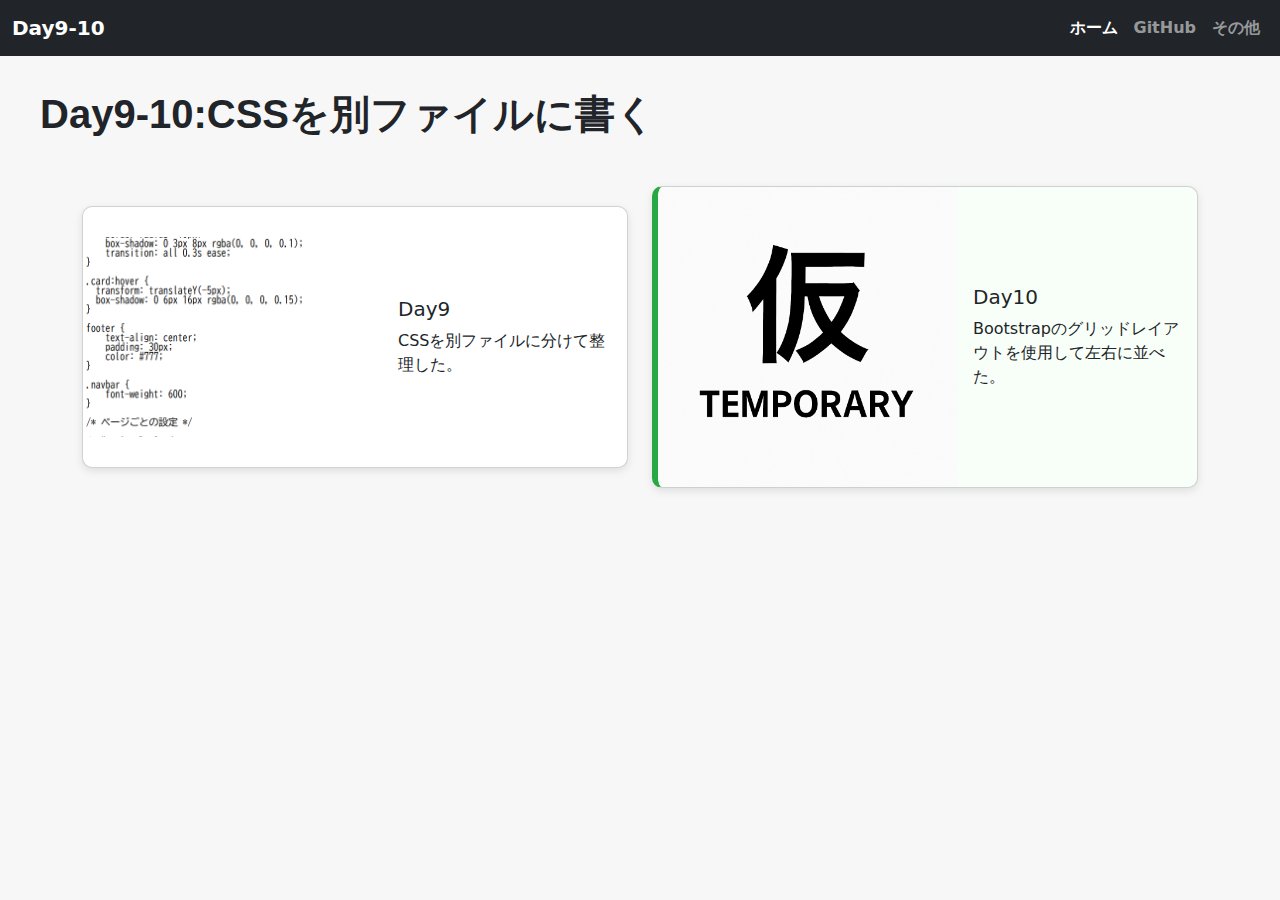
<file: Day9-10.html>
<!DOCTYPE html>
<html lang="ja">
    <head>
        <meta charset="UTF-8">
        <title>Day9-10</title>
        <link href="https://cdn.jsdelivr.net/npm/bootstrap@5.3.3/dist/css/bootstrap.min.css" rel="stylesheet">
        <link rel="stylesheet" href="style.css">
        
        <script src="https://cdn.jsdelivr.net/npm/bootstrap@5.3.3/dist/js/bootstrap.bundle.min.js"></script>
    </head>
    <body>
        <main>
            <nav class="navbar navbar-expand-md navbar-dark bg-dark fixed-top">
                <div class="container-fluid">
                    <a class="navbar-brand" href="#">Day9-10</a>
                    <button class="navbar-toggler" type="button" data-bs-toggle="collapse" data-bs-target="#menu">
                        <span class="navbar-toggler-icon"></span>
                    </button>
                    <div class="collapse navbar-collapse" id="menu">
                        <ul class="navbar-nav ms-auto">
                            <li class="nav-item"><a class="nav-link active" href="index.html">ホーム</a></li>
                            <li class="nav-item"><a class="nav-link " href="https://github.com/Mabuta2nd/Web-page-production-record" target="_blank">GitHub</a></li>
                            <li class="nav-item"><a class="nav-link" href="#">その他</a></li>
                        </ul>
                    </div>
                </div>
            </nav>
<!-- #region Day9  -->
            <header>
                <h1 class="Day9-h1">Day9-10:CSSを別ファイルに書く</h1>
            </header>
            <div class="container mt-5">
                <div class="row">
                    <div class="col-md-6">
                        <div class="card Day9-card">
                            <img src="img/css.png" class="card-img-top" alt="CSSファイル">
                            <div class="card-body">
                                <h5 class="card-title"><a href="style.css" class="stretched-link text-decoration-none text-reset" target="_blank"></a>Day9</h5>
                                <p class="card-text">CSSを別ファイルに分けて整理した。</p>
                            </div>
                        </div>
                    </div>
<!-- #endregion Day9  -->
<!-- #region Day10  -->
                    <div class="col-md-6">
                        <div class="card Day10-card">
                            <img src="img/kari.png" class="card-img-top" alt="仮">
                            <div class="card-body">
                                <h5 class="card-title"><a href="style.css" class="stretched-link text-decoration-none text-reset" target="_blank"></a>Day10</h5>
                                <p class="card-text">Bootstrapのグリッドレイアウトを使用して左右に並べた。</p>
                            </div>
                        </div>
                    </div>
                </div>
            </div>
<!-- #endregion Day10  -->
        </main>
    </body>
</html>
</file>
<file: style.css>
/* 共通デザイン設定 */
body {
    background-color: #f7f7f7;
    margin:40px;
}

.row {
  display: flex;
  align-items: stretch;
}

.col-md-6 {
  display: flex;
}
h1,h2,h3 {
    font-weight:700;
    font-family: "M plus 1up",Arial, sans-serif;
}

.card {
    background-color: #fff;
    border-radius: 10px;
    box-shadow: 0 3px 8px rgba(0, 0, 0, 0.1);
    transition: all 0.3s ease;
}

.card:hover {
  transform: translateY(-5px);
  box-shadow: 0 6px 16px rgba(0, 0, 0, 0.15);
}

footer {
    text-align: center;
    padding: 30px;
    color: #777;
}

.navbar {
    font-weight: 600;
}

/* ページごとの設定 */

/* #region Day9 */
.Day9-h1 {
  margin-top: 90px;
}
.Day9-card {
  display: flex;
  flex-direction: row; /* 横方向に配置 */
  align-items: center; /* 縦方向中央揃え */
  background-color: #fff;
  border-radius: 10px;
  box-shadow: 0 3px 8px rgba(0, 0, 0, 0.1);
  transition: all 0.3s ease;
  margin: 20px auto;
}

.Day9-card img {
  width: 40%;
  object-fit: cover;
  border-radius: 10px 0 0 10px;
  max-height: 200px;
}

.Day9-card .card-body {
  flex: 1;
  padding: 15px;
}
.day9-header {
  background-color: #eaf3ff;
  border-left: 8px solid #007bff;
  padding: 15px;
}

/* #endregion Day9ここまで */
/* #region Day10  */
.Day10-card {
  display: flex;
  flex-direction: row; /* 横方向に配置 */
  align-items: center; /* 縦方向中央揃え */
  background-color: #fff;
  border-radius: 10px;
  box-shadow: 0 3px 8px rgba(0, 0, 0, 0.1);
  border-left: 6px solid #28a745;
  background-color: #f8fff8;
  transition: all 0.3s ease;
}

.Day9-card img,
.Day10-card img {
  width: 300px;;
  border-radius: 10px 0 0 10px;
}

.Day10-card:hover {
  transform: translateY(-5px);
  box-shadow: 0 6px 16px rgba(0, 0, 0, 0.2);
  background-color: #eaffea;
}

.Day9-card .card-body,
.Day10-card .card-body {
  flex: 1;
  display: flex;
  flex-direction: column;
  justify-content: center; /* ← 文章を上下中央に */
  padding: 15px;
}


.Day10-h1 {
  margin-top: 100px;
  text-align: center;
  color: #28a745;
  font-weight: 800;
}
/* #endregion Day10 */
</file>
